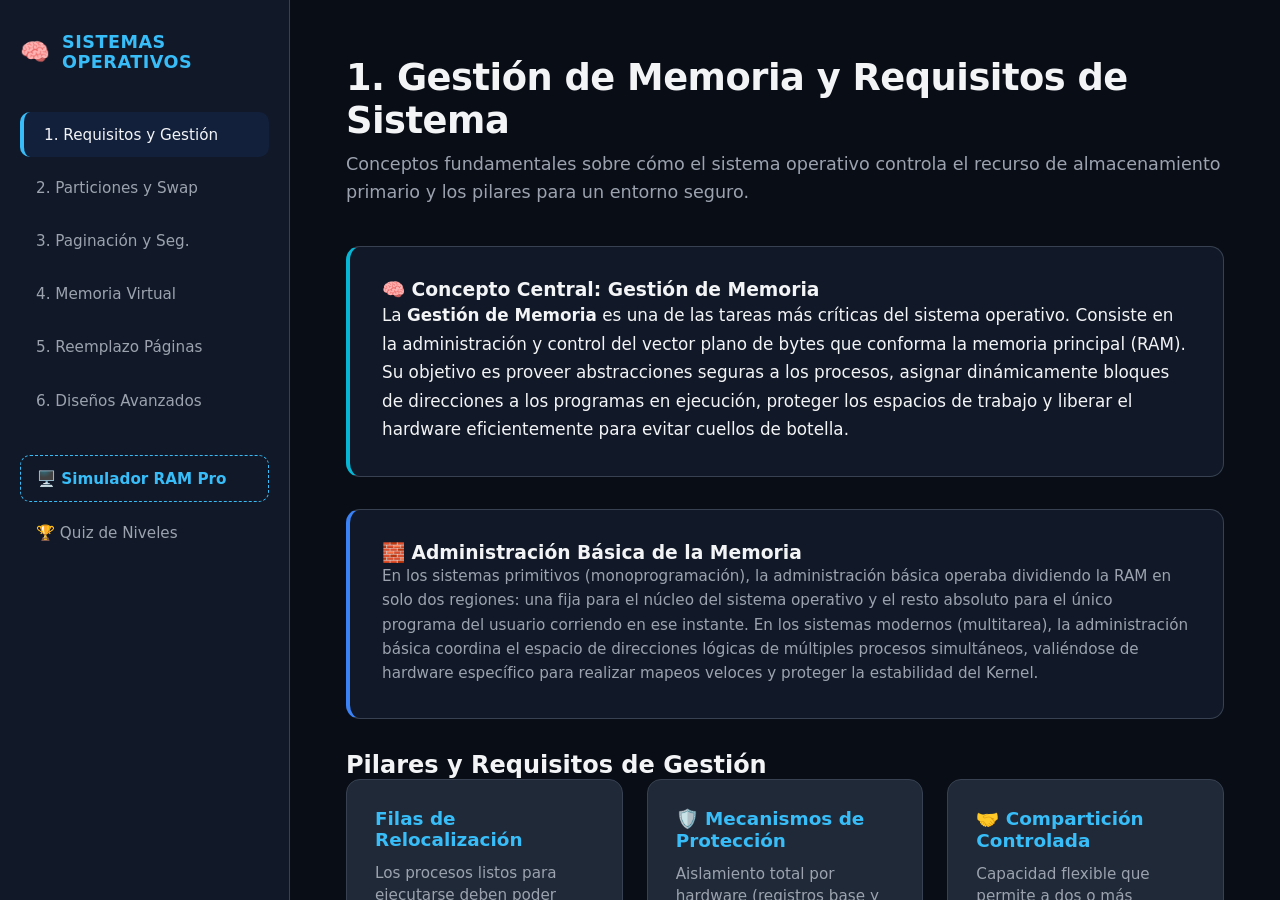
<file: index.html>
<!DOCTYPE html>
<html lang="es">
<head>
    <meta charset="UTF-8">
    <meta name="viewport" content="width=device-width, initial-scale=1.0">
    <title>Enciclopedia Visual y Simulador de Gestión de Memoria Interactivo</title>
    <link rel="stylesheet" href="styles.css">
    <link rel="icon" type="image/png" href="utic.png">
</head>
<body>
    <div id="toast-container"></div>
    <div class="container">
        <!-- Menú de Navegación Lateral Expandido -->
        <nav class="sidebar">
            <div class="sidebar-header">
                <div class="logo-icon">🧠</div>
                <h2>Sistemas Operativos</h2>
            </div>
            <ul>
                <li><a href="#requisitos" class="nav-link active">1. Requisitos y Gestión</a></li>
                <li><a href="#particionamiento" class="nav-link">2. Particiones y Swap</a></li>
                <li><a href="#pag-seg" class="nav-link">3. Paginación y Seg.</a></li>
                <li><a href="#memoria-virtual" class="nav-link">4. Memoria Virtual</a></li>
                <li><a href="#algoritmos-reemplazo" class="nav-link">5. Reemplazo Páginas</a></li>
                <li><a href="#disenos-avanzados" class="nav-link">6. Diseños Avanzados</a></li>
                <li><a href="#simulador" class="nav-link highlight">🖥️ Simulador RAM Pro</a></li>
                <li><a href="#quiz-pestaña" class="nav-link active-quiz">🏆 Quiz de Niveles</a></li>
            </ul>

        </nav>

        <!-- Contenido Principal Estructurado Académicamente -->
        <main class="content">
            
            <!-- SECCIÓN 1: GESTIÓN DE MEMORIA Y REQUISITOS -->
            <section id="requisitos" class="section active-section">
                <h1>1. Gestión de Memoria y Requisitos de Sistema</h1>
                <p class="subtitle">Conceptos fundamentales sobre cómo el sistema operativo controla el recurso de almacenamiento primario y los pilares para un entorno seguro.</p>
                
                <div class="info-block border-cyan" style="margin-bottom: 2rem; background-color: #111827;">
                    <h3>🧠 Concepto Central: Gestión de Memoria</h3>
                    <p style="font-size: 1.05rem; line-height: 1.7; color: var(--text-main);">
                        La <strong>Gestión de Memoria</strong> es una de las tareas más críticas del sistema operativo. Consiste en la administración y control del vector plano de bytes que conforma la memoria principal (RAM). Su objetivo es proveer abstracciones seguras a los procesos, asignar dinámicamente bloques de direcciones a los programas en ejecución, proteger los espacios de trabajo y liberar el hardware eficientemente para evitar cuellos de botella.
                    </p>
                </div>

                <div class="info-block border-blue" style="margin-bottom: 2rem; background-color: #111827;">
                    <h3>🧱 Administración Básica de la Memoria</h3>
                    <p style="font-size: 0.95rem; line-height: 1.6; color: var(--text-muted);">
                        En los sistemas primitivos (monoprogramación), la administración básica operaba dividiendo la RAM en solo dos regiones: una fija para el núcleo del sistema operativo y el resto absoluto para el único programa del usuario corriendo en ese instante. En los sistemas modernos (multitarea), la administración básica coordina el espacio de direcciones lógicas de múltiples procesos simultáneos, valiéndose de hardware específico para realizar mapeos veloces y proteger la estabilidad del Kernel.
                    </p>
                </div>

                <h2>Pilares y Requisitos de Gestión</h2>
                <div class="grid">
                    <div class="card">
                        <h3> Filas de Relocalización</h3>
                        <p>Los procesos listos para ejecutarse deben poder cargarse en cualquier espacio disponible de la RAM. El sistema debe traducir dinámicamente las direcciones de código en tiempo de ejecución de manera transparente para el usuario.</p>
                    </div>
                    <div class="card">
                        <h3>🛡️ Mecanismos de Protección</h3>
                        <p>Aislamiento total por hardware (registros base y límite). Impide estrictamente que un proceso de usuario acceda, lea o modifique marcos de memoria pertenecientes a otro programa o a los módulos reservados del núcleo.</p>
                    </div>
                    <div class="card">
                        <h3>🤝 Compartición Controlada</h3>
                        <p>Capacidad flexible que permite a dos o más procesos independientes compartir el acceso a una misma región física de la RAM (como bibliotecas dinámicas .DLL), optimizando el uso de espacio sin vulnerar la seguridad.</p>
                    </div>
                    <div class="card">
                        <h3>🧱 Organización Lógica</h3>
                        <p>El sistema operativo y la CPU visualizan la memoria como una colección de módulos independientes con distintos atributos (solo lectura, ejecución, datos) adaptándose a la estructura natural de los programas.</p>
                    </div>
                    <div class="card">
                        <h3>🔌 Organización Física</h3>
                        <p>Coordinación de bajo nivel para transferir de manera fluida y automatizada los bloques de datos entre la RAM de alta velocidad y el almacenamiento secundario persistente.</p>
                    </div>
                </div>
            </section>

            <!-- SECCIÓN 2: PARTICIONAMIENTO E INTERCAMBIO -->
            <section id="particionamiento" class="section">
                <h1>2. Particionamiento de la Memoria e Intercambio</h1>
                <p class="subtitle">Estrategias clásicas de división de la memoria para lograr la multiprogramación contigua.</p>
                
                <!-- Gráficos Visuales de Fragmentación -->
                <div class="visual-gallery">
                    <div class="graphic-box">
                        <h4>Fragmentación Interna (Particiones Fijas)</h4>
                        <div class="fragmentation-graphic fixed-map">
                            <div class="block-chunk occupied w-60">Proceso (12 MB)</div>
                            <div class="block-chunk wasted w-40">Desperdiciado (8 MB) <br><small>Frag. Interna</small></div>
                        </div>
                    </div>
                    <div class="graphic-box">
                        <h4>Fragmentación Externa (Particiones Dinámicas)</h4>
                        <div class="fragmentation-graphic dynamic-map">
                            <div class="block-chunk occupied w-40">Proceso Activo</div>
                            <div class="block-chunk gap-hole w-60">Hueco Libre Separado <br><small>Frag. Externa</small></div>
                        </div>
                    </div>
                </div>

                <div class="grid">
                    <div class="card">
                        <h3>🧱 Particionamiento Estático (Fijo)</h3>
                        <p>La RAM se divide en bloques fijos desde el arranque del sistema. Genera <strong>Fragmentación Interna</strong> cuando un proceso es más chico que el tamaño de la partición asignada, bloqueando el espacio residual.</p>
                    </div>
                    <div class="card">
                        <h3>⚡ Particionamiento Dinámico</h3>
                        <p>Las regiones se moldean con la medida exacta requerida por el proceso al cargarse. Con el tiempo, la entrada y salida de programas deja pequeños espacios vacíos dispersos, provocando <strong>Fragmentación Externa</strong>.</p>
                    </div>
                </div>

                <div class="info-block border-cyan" style="margin-top: 1.5rem;">
                    <h3>🔀 Mecanismo de Intercambio (Swapping)</h3>
                    <p style="font-size: 0.95rem; line-height: 1.6; color: var(--text-muted);">
                        El <strong>Intercambio (Swapping)</strong> consiste en una técnica de administración avanzada donde el sistema operativo expulsa temporalmente un proceso completo que está inactivo o bloqueado de la memoria RAM principal hacia un espacio reservado del disco secundario (zona de SWAP). Al hacer esto, libera un bloque contiguo gigante para dar paso a un programa prioritario, volviendo a traer el proceso original a la RAM cuando este deba continuar su ejecución.
                    </p>
                </div>
            </section>

                        <!-- SECCIÓN 3: PAGINACIÓN Y SEGMENTACIÓN INTERACTIVA -->
            <section id="pag-seg" class="section">
                <h1>3. Modelos No Contiguos: Paginación y Segmentación</h1>
                <p class="subtitle">Estrategias modernas que rompen la necesidad de alojar los programas en bloques físicos continuos. ¡Haz clic en las tarjetas de abajo para simular una traducción de hardware!</p>
                
                <div class="diagram-container">
                    <h4>Esquema de Flujo de Traducción de la MMU</h4>
                    <div class="mmu-graphic">
                        <div class="mmu-box cpu-node" id="interactive-cpu">🖥️ CPU <br> <small>Dirección Lógica</small></div>
                        <div class="mmu-arrow">➡️</div>
                        <div class="mmu-box mmu-node" id="interactive-mmu">🧠 MMU <br> <small>Tabla de Páginas</small></div>
                        <div class="mmu-arrow">➡️</div>
                        <div class="mmu-box ram-node" id="interactive-ram">💾 RAM Física <br> <small>Marcos Reales</small></div>
                    </div>
                </div>

                <div class="grid">
                    <div class="card" onclick="simulateMmuTranslation('Página lógica #4', 'Marco físico #29', 'success')" style="cursor: pointer; transition: transform 0.2s;">
                        <h3>📄 Paginación (Simular Mapeo)</h3>
                        <p>El espacio lógico del programa se rompe en bloques fijos llamados Páginas y la RAM real se divide en bloques idénticos llamados Marcos (Frames). La MMU distribuye las páginas en cualquier marco libre no consecutivo, eliminando la fragmentación externa. <strong>Haz clic aquí para ver cómo la MMU traduce una página a marco real.</strong></p>
                    </div>
                    <div class="card" onclick="simulateMmuTranslation('Segmento de Código [0x02]', 'Límite de RAM base [0x4F]', 'warning')" style="cursor: pointer; transition: transform 0.2s;">
                        <h3>📐 Segmentación (Simular Mapeo)</h3>
                        <p>Divide el programa basándose en su estructura y significado lógico (funciones, variables globales, código fuente). Cada Segmento mide exactamente lo que ocupa el módulo, sufriendo exclusivamente de fragmentación externa. <strong>Haz clic aquí para simular la carga y verificación de límites de un segmento lógico en la RAM.</strong></p>
                    </div>
                </div>

                <table style="margin-top: 2rem;">
                    <thead><tr><th>Característica</th><th>Paginación</th><th>Segmentación</th></tr></thead>
                    <tbody>
                        <tr><td><strong>Naturaleza de los Bloques</strong></td><td>División física automática de tamaño fijo invariable.</td><td>División lógica por el compilador de tamaño variable.</td></tr>
                        <tr><td><strong>Visibilidad del Programador</strong></td><td>Totalmente invisible y transparente.</td><td>Visible (se manejan tuplas de ID segmento y desplazamiento).</td></tr>
                        <tr><td><strong>Fragmentación Asociada</strong></td><td>Únicamente fragmentación interna en el último marco.</td><td>Únicamente fragmentación externa entre segmentos dispersos.</td></tr>
                    </tbody>
                </table>
            </section>

            <!-- SECCIÓN 4: MEMORIA VIRTUAL -->
            <section id="memoria-virtual" class="section">
                <h1>4. Sistemas Avanzados de Memoria Virtual</h1>
                <p class="subtitle">Abstracción que desasocia el espacio de direcciones lógico de la capacidad física del hardware real.</p>
                
                <div class="info-block border-cyan" style="margin-bottom: 2rem; background-color: #111827; display: flex; justify-content: space-between; align-items: center; gap: 1.5rem;">
                    <div>
                        <h3>💽 ¿Qué es la Memoria Virtual?</h3>
                        <p style="font-size: 1rem; line-height: 1.6; color: var(--text-main); margin-top: 0.5rem;">
                            La <strong>Memoria Virtual</strong> permite ejecutar programas cuyo tamaño supera la memoria RAM instalada mediante <strong>Paginación por Demanda</strong>. Las páginas se transfieren únicamente al usarse.
                        </p>
                    </div>
                    <button onclick="triggerInteractivePageFault()" class="btn-primary" style="background-color: #ea580c; color: #fff; white-space: nowrap;">💥 Inyectar Page Fault</button>
                </div>


                <!-- Contenedor animado para el Page Fault -->
                <div id="page-fault-visual-board" class="swap-graphic-container" style="transition: background-color 0.5s ease;">
                    <h4 id="page-fault-status-text">Demostración Interactiva de Intercambio</h4>
                    <div class="swap-flow">
                        <div class="storage-node node-ram" id="virtual-ram-node">📂 Memoria RAM Física</div>
                        <div class="swap-arrows">
                            <div class="arrow-up" id="arrow-page-in" style="transition: transform 0.3s;">Page-In (Carga) ⬆️</div>
                            <div class="arrow-down" id="arrow-page-out" style="transition: transform 0.3s;">⬇️ Page-Out (Desalojo)</div>
                        </div>
                        <div class="storage-node node-disk" id="virtual-disk-node">💽 Espacio SWAP / SSD</div>
                    </div>
                </div>

                <div class="alert-box">
                    <strong>🚨 Fenómeno de Hiperpaginación (Thrashing):</strong> Estado catastrófico del sistema que ocurre cuando la memoria RAM está tan saturada que el procesador pasa el 99% de su tiempo leyendo y escribiendo páginas en el disco duro.
                </div>

                <div class="grid">
                    <div class="card">
                        <h3>⚠️ Fallo de Página (Page Fault)</h3>
                        <p>Interrupción de hardware lanzada por la MMU cuando la CPU solicita una dirección virtual cuyo bit de presencia en la tabla está en cero. Detiene el proceso, busca la página en el almacenamiento masivo y la aloja en la RAM física.</p>
                    </div>
                    <div class="card">
                        <h3>⚙️ Modelo del Conjunto de Trabajo</h3>
                        <p>Estrategia matemática (Working Set Model) para mitigar el Thrashing. Monitorea activamente qué páginas necesita un proceso en una ventana de tiempo virtual Delta (Δ). Si los conjuntos sumados superan la RAM física, suspende procesos preventivamente.</p>
                    </div>
                </div>
            </section>

                        <!-- SECCIÓN 5: ALGORITMOS DE REEMPLAZO -->
            <section id="algoritmos-reemplazo" class="section">
                <h1>5. Algoritmos de Reemplazo de Páginas</h1>
                <p class="subtitle">Estrategias del Kernel para seleccionar qué página víctima expulsar al disco cuando la RAM física está al 100% de su capacidad.</p>
                
                <div class="grid">
                    <!-- Tarjeta 1: FIFO -->
                    <div class="card">
                        <h3>🕒 FIFO (First-In, First-Out)</h3>
                        <p>Desaloja la página que lleva más tiempo guardada en la RAM física, sin importar su frecuencia de uso. Sufre de la <strong>Anomalía de Belady</strong>: darle más marcos físicos al sistema puede provocar irónicamente un incremento en los fallos de página.</p>
                    </div>

                    <!-- Tarjeta 2: LRU -->
                    <div class="card">
                        <h3>🎯 LRU (Least Recently Used)</h3>
                        <p>Expulsa la página que ha permanecido sin ser accedida por el procesador durante el mayor período de tiempo. Se basa en el principio de localidad temporal, siendo altamente eficiente pero costoso de implementar en hardware puro.</p>
                    </div>

                    <!-- Tarjeta 3: Algoritmo del Reloj -->
                    <div class="card">
                        <h3>⏰ Algoritmo del Reloj (Segunda Oportunidad)</h3>
                        <p>Implementación circular de FIFO de bajo costo. Utiliza una aguja examinadora y un bit de referencia por marco. Si el bit está en 1, le da una segunda oportunidad poniéndolo en 0; si está en 0, desaloja esa página inmediatamente.</p>
                    </div>

                    <!-- Tarjeta 4: Algoritmo Óptimo con formato HTML corregido -->
                    <div class="card" style="border: 1px solid #34d399; background: linear-gradient(135deg, #111827 0%, #064e3b 100%);">
                        <h3>👑 Algoritmo Óptimo (OPT)</h3>
                        <p>Reemplaza la página que <strong>tardará más tiempo en volver a ser utilizada</strong> en el futuro. Consigue el número más bajo posible de fallos de página. Es <strong>inviable en la práctica</strong> (irrealizable) porque requiere conocer el futuro, pero sirve como el estándar perfecto para evaluar el rendimiento de los demás algoritmos.</p>
                    </div>

                </div>
            </section>


                       <!-- SECCIÓN 6: DISEÑOS AVANZADOS -->
            <section id="disenos-avanzados" class="section">
                <h1>6. Diseños Avanzados de los Sistemas de Paginación y Caché</h1>
                <p class="subtitle">Optimizaciones a gran escala para manejar gigabytes de datos sin sobrecargar las estructuras internas del procesador.</p>
                
                <div class="info-block border-blue" style="margin-bottom: 2rem;">
                    <h3>⚡ Arquitectura de Memoria Caché</h3>
                    <p style="font-size: 0.95rem; line-height: 1.6; color: var(--text-muted); margin-bottom: 1rem;">
                        Memoria estática ultrarrápida integrada en el encapsulado físico de la CPU para evitar la lentitud del bus de la RAM principal:
                    </p>
                    <div class="concept-box" style="background-color: #111827;">
                        • <strong>Caché L1 Interna:</strong> Dividida en instrucciones y datos, trabaja a la misma frecuencia de reloj del núcleo de procesamiento.<br>
                        • <strong>Caché L2 Dedicada:</strong> Bloque intermedio de almacenamiento con mayor capacidad pero ligera penalización de acceso.<br>
                        • <strong>Caché L3 Compartida:</strong> Almacén de gran tamaño en megabytes compartida dinámicamente entre todos los núcleos de la CPU.
                    </div>
                </div>

                <div class="grid">
                    <div class="card">
                        <h3>🌳 Tablas de Páginas Multinivel</h3>
                        <p>Estructura jerárquica en árbol (como las tablas de dos niveles). Evita mapear todo el espacio virtual de golpe, manteniendo cargadas en la RAM física exclusivamente las subtablas activas del proceso, ahorrando gigabytes de espacio en el Kernel.</p>
                    </div>
                    <div class="card">
                        <h3>🙃 Paginación Invertida</h3>
                        <p>En lugar de crear una tabla de páginas por cada proceso activo, el sistema operativo implementa una única tabla global para todo el sistema, con una entrada por cada marco físico real de la RAM, reduciendo el consumo de memoria del SO.</p>
                    </div>
                </div>

                <div class="info-block border-cyan" style="margin-top: 2rem; margin-bottom: 2rem;">
                    <h3>⚡ TLB (Translation Lookaside Buffer)</h3>
                    <p style="font-size: 0.95rem; line-height: 1.6; color: var(--text-muted);">
                        Una memoria caché asociativa de hardware de velocidad extrema integrada en la MMU. Almacena las traducciones de direcciones virtuales a físicas más recientes. Si ocurre un <strong>TLB Hit</strong>, la traducción es instantánea; si ocurre un <strong>TLB Miss</strong>, se debe buscar manualmente en la RAM, ralentizando el ciclo.
                    </p>
                </div>

            </section>

            <!-- SECCIÓN 7: SIMULADOR RAM INTERACTIVO -->
            <section id="simulador" class="section">
                <h1>Simulador Interactivo de Asignación Pro</h1>
                <p class="subtitle" style="margin-bottom: 2rem;">Experimenta cómo los diferentes algoritmos ubican los procesos y cómo la desfragmentación o compactación manual resuelve los problemas de espacio.</p>
                <div class="grid-3" style="margin-bottom: 2.5rem;">
                    <div class="card-mini" style="border-top: 3px solid var(--accent); background-color: #111827;">
                        <h4>🔍 First-Fit (Primer Ajuste)</h4>
                        <p style="margin-top: 0.5rem; font-size: 0.9rem; color: var(--text-muted); line-height: 1.5;">Recorre la memoria desde el inicio y aloja el proceso en el <strong>primer hueco libre</strong> que sea suficiente. Es el más veloz porque detiene la búsqueda de inmediato.</p>
                    </div>
                    <div class="card-mini" style="border-top: 3px solid var(--success); background-color: #111827;">
                        <h4>🎯 Best-Fit (Mejor Ajuste)</h4>
                        <p style="margin-top: 0.5rem; font-size: 0.9rem; color: var(--text-muted); line-height: 1.5;">Examina toda la lista de espacios y selecciona el <strong>hueco libre más pequeño</strong> capaz de albergar al proceso. Su meta es conservar bloques grandes.</p>
                    </div>
                    <div class="card-mini" style="border-top: 3px solid var(--warning); background-color: #111827;">
                        <h4>⚖️ Worst-Fit (Peor Ajuste)</h4>
                        <p style="margin-top: 0.5rem; font-size: 0.9rem; color: var(--text-muted); line-height: 1.5;">Recorre la memoria para encontrar y elegir el <strong>hueco libre más gigantesco</strong> disponible. Su filosofía es dejar un espacio restante útil.</p>
                    </div>
                </div>
                <div class="simulator-layout">
                    <!-- Panel de Controles -->
                    <div class="controls-panel">
                        <div class="input-group">
                            <label for="algo-select">Algoritmo de Ubicación</label>
                            <select id="algo-select">
                                <option value="first">First-Fit (Primer Ajuste)</option>
                                <option value="best">Best-Fit (Mejor Ajuste)</option>
                                <option value="worst">Worst-Fit (Peor Ajuste)</option>
                            </select>
                        </div>
                        <div class="input-row">
                            <div class="input-group">
                                <label for="proc-name">Nombre del Proceso</label>
                                <input type="text" id="proc-name" placeholder="Ej: P1" maxlength="4">
                            </div>
                            <div class="input-group">
                                <label for="proc-size">Tamaño (MB)</label>
                                <input type="number" id="proc-size" placeholder="10 - 300" min="10" max="300">
                            </div>
                        </div>
                        <!-- Bloque de acciones unificado -->
                        <div style="display: flex; flex-direction: column; gap: 0.75rem; margin-top: 0.5rem;">
                            <button onclick="addProcess()" class="btn-primary" style="width: 100%;">Asignar Proceso</button>
                            <div style="display: flex; gap: 1rem; width: 100%;">
                                <button onclick="compactMemory()" class="btn-secondary" style="flex: 1; min-width: 0; padding: 0.85rem 0.5rem;">⚙️ Compactar</button>
                                <button onclick="resetSimulator()" class="btn-secondary" style="flex: 1; min-width: 0; padding: 0.85rem 0.5rem; background-color: #dc2626; color: white;">🔄 Reiniciar</button>
                            </div>
                        </div>
                    </div>

                    <!-- Panel de Estadísticas Original a la Derecha -->
                    <div class="stats-panel">
                        <div class="stat-card">
                            <span class="stat-label">RAM Usada:</span>
                            <span id="stat-used" class="stat-val">0 MB</span>
                        </div>
                        <div class="stat-card">
                            <span class="stat-label">RAM Libre Total:</span>
                            <span id="stat-free" class="stat-val">500 MB</span>
                        </div>
                    </div>
                </div>
                <div class="ram-container">
                    <div class="ram-header"><h3>Mapa de Memoria Principal (RAM Física - 500 MB)</h3><span class="tooltip-info">💡 Haz clic sobre un bloque verde para liberarlo</span></div>
                    <div class="ram-bar" id="ram-bar"></div>
                </div>
                <div class="mmu-log-container" style="margin-top: 1.5rem;">
                    <h4>📋 Historial de Eventos de la MMU</h4>
                    <div id="mmu-log-board"><div class="log-entry system-node">🧠 Sistema operativo inicializado. Memoria RAM de 500MB lista.</div></div>
                </div>
            </section>

            <!-- SECCIÓN 8: DESAFÍO DE NIVELES -->
            <section id="quiz-pestaña" class="section">
                <h1>🏆 Desafío de Gestión de Memoria</h1>
                <p class="subtitle" style="margin-bottom: 2rem;">Pon a prueba tus conocimientos sobre sistemas operativos. Responde las preguntas y recibe feedback instantáneo.</p>
                <div class="quiz-container-box">
                    <div class="quiz-score-board">
                        <div>Progreso: <strong id="quiz-progress">1/12</strong></div>
                        <div>Puntuación: <strong id="quiz-score">0</strong></div>
                    </div>
                    <div id="quiz-card-content" style="margin-top: 1.5rem;"></div>
                </div>
            </section>
        </main>
    </div>
    <script src="script.js"></script>
</body>
</html>
</file>
<file: styles.css>
:root {
    --bg-dark: #090d16;
    --bg-sidebar: #111827;
    --accent: #38bdf8;
    --accent-hover: #0ea5e9;
    --text-main: #f3f4f6;
    --text-muted: #9ca3af;
    --card-bg: #1f2937;
    --success: #059669;
    --danger: #dc2626;
    --warning: #d97706;
    --border-color: #374151;
}

* { 
    box-sizing: border-box; 
    margin: 0; 
    padding: 0; 
    font-family: system-ui, -apple-system, BlinkMacSystemFont, sans-serif; 
}

body { 
    background-color: var(--bg-dark); 
    color: var(--text-main); 
    display: flex; 
    height: 100vh; 
    overflow: hidden; 
}

.container { 
    display: flex; 
    width: 100%; 
    height: 100%; 
}

/* ==========================================
   PANEL DE NAVEGACIÓN LATERAL (SIDEBAR)
   ========================================== */
.sidebar { 
    width: 290px; 
    background-color: var(--bg-sidebar); 
    padding: 2rem 1.25rem; 
    display: flex; 
    flex-direction: column; 
    border-right: 1px solid var(--border-color); 
}

.sidebar-header { 
    display: flex; 
    align-items: center; 
    gap: 0.75rem; 
    margin-bottom: 2.5rem; 
}

.logo-icon { font-size: 1.5rem; }
.sidebar h2 { font-size: 1.1rem; color: var(--accent); text-transform: uppercase; letter-spacing: 0.5px; }
.sidebar ul { list-style: none; }
.sidebar li { margin-bottom: 0.5rem; }

.sidebar a { 
    color: var(--text-muted); 
    text-decoration: none; 
    padding: 0.85rem 1rem; 
    display: block; 
    border-radius: 10px; 
    font-size: 0.95rem; 
    transition: all 0.25s ease; 
}

.sidebar a:hover, .sidebar a.active { 
    background-color: #2563eb1a; 
    border-left: 4px solid var(--accent); 
    color: var(--text-main); 
    padding-left: 1.25rem; 
}

.sidebar a.highlight { 
    border: 1px dashed var(--accent); 
    color: var(--accent); 
    margin-top: 2rem; 
    font-weight: bold; 
}

.sidebar a.highlight:hover { 
    background-color: rgba(56, 189, 248, 0.1); 
}

/* ==========================================
   ESTRUCTURA DE CONTENIDO Y TIPOGRAFÍA
   ========================================== */
.content { 
    flex: 1; 
    padding: 3.5rem; 
    overflow-y: auto; 
    scroll-behavior: smooth; 
}

.section { 
    display: none; 
    animation: slideUp 0.4s cubic-bezier(0.16, 1, 0.3, 1) forwards; 
}

.section.active-section { 
    display: block; 
}

h1 { font-size: 2.3rem; font-weight: 800; margin-bottom: 0.5rem; letter-spacing: -0.5px; }
.subtitle { color: var(--text-muted); font-size: 1.1rem; line-height: 1.6; margin-bottom: 2.5rem; }
.subheading { font-size: 1.5rem; margin: 2.5rem 0 1.25rem 0; color: var(--accent); font-weight: 700; }

/* ==========================================
   COMPONENTES VISUALES Y RECUADROS TEÓRICOS
   ========================================== */
.grid { display: grid; grid-template-columns: repeat(auto-fit, minmax(260px, 1fr)); gap: 1.5rem; margin-bottom: 1.5rem; }
.grid-3 { display: grid; grid-template-columns: repeat(3, 1fr); gap: 1.5rem; }

.card { 
    background-color: var(--card-bg); 
    padding: 1.75rem; 
    border-radius: 14px; 
    border: 1px solid var(--border-color); 
}
.card h3 { color: var(--accent); margin-bottom: 0.75rem; font-size: 1.15rem; }
.card p, .card-mini p { color: var(--text-muted); font-size: 0.95rem; line-height: 1.5; }

.card-mini { background-color: #111827; padding: 1.25rem; border-radius: 10px; border: 1px solid var(--border-color); }
.card-mini h4 { margin-bottom: 0.5rem; color: #fff; font-size: 1.05rem; }

.visual-gallery { display: grid; grid-template-columns: 1fr 1fr; gap: 1.5rem; margin-bottom: 2rem; }
.graphic-box { background-color: #0c1322; padding: 1.25rem; border-radius: 12px; border: 1px solid var(--border-color); }
.graphic-box h4 { font-size: 0.9rem; color: var(--text-muted); margin-bottom: 1rem; text-transform: uppercase; }

.fragmentation-graphic { width: 100%; height: 55px; border-radius: 8px; display: flex; overflow: hidden; font-size: 0.8rem; font-weight: bold; text-align: center; }
.block-chunk { display: flex; flex-direction: column; justify-content: center; align-items: center; height: 100%; color: #fff; padding: 4px; }
.occupied { background: linear-gradient(135deg, #1e40af 0%, #3b82f6 100%); }
.wasted { background: linear-gradient(135deg, #991b1b 0%, #ef4444 100%); }
.gap-hole { background-color: #374151; color: var(--text-muted); border: 1px dashed #4b5563; }
.w-40 { width: 40%; } .w-60 { width: 60%; }

/* ==========================================
   DIAGRAMAS DE HARDWARE (MMU Y SWAP)
   ========================================== */
.diagram-container { background-color: #0c1322; padding: 1.75rem; border-radius: 12px; border: 1px solid var(--border-color); margin-bottom: 2rem; }
.mmu-graphic { display: flex; align-items: center; justify-content: space-around; width: 100%; }
.mmu-box { padding: 1rem 1.5rem; border-radius: 8px; font-weight: bold; font-size: 0.95rem; text-align: center; }
.cpu-node { background-color: #1e2937; border: 2px solid #6b7280; }
.mmu-node { background-color: #7c2d12; border: 2px solid #ea580c; color: #ffedd5; }
.ram-node { background-color: #064e3b; border: 2px solid #10b981; }
.mmu-arrow { font-size: 1.2rem; color: var(--accent); }

.swap-graphic-container { background-color: #0c1322; padding: 2rem; border-radius: 12px; border: 1px solid var(--border-color); margin-bottom: 2rem; }
.swap-flow { display: flex; align-items: center; justify-content: center; gap: 3rem; }
.storage-node { padding: 1.5rem; border-radius: 10px; text-align: center; font-weight: bold; min-width: 200px; }
.node-ram { background-color: #065f46; border: 1px solid #10b981; }
.node-disk { background-color: #111827; border: 1px dashed #4b5563; color: var(--text-muted); }
.swap-arrows { display: flex; flex-direction: column; gap: 0.75rem; font-size: 0.8rem; font-weight: bold; }
.arrow-up { color: #10b981; } .arrow-down { color: #ef4444; }

.split { display: grid; grid-template-columns: 1fr 1fr; gap: 2rem; }
.info-block { background-color: var(--card-bg); padding: 2rem; border-radius: 14px; border: 1px solid var(--border-color); }
.border-cyan { border-left: 4px solid #06b6d4; } .border-blue { border-left: 4px solid #3b82f6; }
.concept-box { background-color: rgba(0,0,0,0.2); padding: 1rem; border-radius: 8px; font-size: 0.9rem; line-height: 1.5; }

table { width: 100%; border-collapse: collapse; background-color: var(--card-bg); border-radius: 12px; overflow: hidden; border: 1px solid var(--border-color); }
th, td { padding: 1.25rem; text-align: left; border-bottom: 1px solid var(--border-color); }
th { background-color: #111827; color: var(--accent); }
.alert-box { background-color: rgba(220, 38, 38, 0.08); border-left: 4px solid var(--danger); padding: 1.25rem; border-radius: 8px; margin-bottom: 2rem; }

/* ==========================================
   INTERFAZ DEL SIMULADOR RAM PRO
   ========================================== */
.simulator-layout { display: grid; grid-template-columns: 2fr 1fr; gap: 1.5rem; margin-bottom: 2rem; }
.controls-panel { background-color: var(--card-bg); padding: 1.75rem; border-radius: 14px; border: 1px solid var(--border-color); }
.input-row { display: flex; gap: 1rem; margin-bottom: 1.25rem; }
.input-group { display: flex; flex-direction: column; flex: 1; margin-bottom: 1.25rem; }
.input-group label { font-size: 0.85rem; color: var(--text-muted); margin-bottom: 0.5rem; font-weight: 600; }
select, input { padding: 0.85rem 1rem; border-radius: 8px; border: 1px solid var(--border-color); background-color: #111827; color: var(--text-main); font-size: 1rem; outline: none; }
.action-buttons { display: flex; gap: 1rem; }
button { padding: 0.85rem 1.5rem; border-radius: 8px; border: none; font-size: 0.95rem; font-weight: 700; cursor: pointer; transition: all 0.2s ease; }
.btn-primary { background-color: var(--accent); color: #000; } .btn-secondary { background-color: #4b5563; color: white; }
.stats-panel { display: flex; flex-direction: column; gap: 1rem; }
.stat-card { background-color: var(--card-bg); padding: 1.5rem; border-radius: 14px; border: 1px solid var(--border-color); }
.stat-val { font-size: 1.75rem; font-weight: 800; color: var(--accent); display: block; }

/* BARRA DE LA MEMORIA RAM */
.ram-container { background-color: var(--card-bg); padding: 2rem; border-radius: 14px; border: 1px solid var(--border-color); }
.ram-header { display: flex; justify-content: space-between; align-items: center; margin-bottom: 1rem; }
.ram-bar { width: 100%; height: 90px; background-color: #111827; border-radius: 10px; display: flex; overflow: hidden; border: 2px solid var(--border-color); }
.ram-block { height: 100%; display: flex; flex-direction: column; justify-content: center; align-items: center; font-size: 0.85rem; font-weight: 700; transition: all 0.4s ease; }
.ram-block.used { background: linear-gradient(135deg, #059669 0%, #10b981 100%); cursor: pointer; }
.ram-block.free { background-color: #1f2937; color: #4b5563; border-right: 1px dashed #374151; }

/* BITÁCORA DE EVENTOS DE LA MMU */
.mmu-log-container { background-color: #0c1322; padding: 1.25rem; border-radius: 12px; border: 1px solid var(--border-color); }
#mmu-log-board { max-height: 120px; overflow-y: auto; display: flex; flex-direction: column; gap: 6px; font-family: monospace; font-size: 0.85rem; }
.log-entry { padding: 4px 8px; border-radius: 4px; }
.log-entry.system-node { color: var(--accent); border-left: 2px solid var(--accent); }
.log-entry.success-node { color: #34d399; border-left: 2px solid var(--success); }
.log-entry.error-node { color: #f87171; border-left: 2px solid var(--danger); }

/* ==========================================
   SISTEMA DEL QUIZ INTERACTIVO POR NIVELES
   ========================================== */
.quiz-container-box { background-color: var(--card-bg); border: 1px solid var(--border-color); padding: 2rem; border-radius: 14px; }
.quiz-score-board { display: flex; justify-content: space-between; padding-bottom: 1rem; border-bottom: 1px solid var(--border-color); margin-bottom: 1.5rem; }
.quiz-question-text { font-size: 1.25rem; font-weight: 700; margin-bottom: 1.5rem; color: #fff; }
.quiz-options-list { display: flex; flex-direction: column; gap: 0.75rem; }
.quiz-opt-btn { text-align: left; padding: 1rem 1.25rem; background-color: #111827; border: 1px solid var(--border-color); color: var(--text-main); border-radius: 8px; }
.quiz-opt-btn:hover { border-color: var(--accent); transform: translateX(4px); }
.correct-choice { background-color: rgba(5, 150, 105, 0.2) !important; border-color: var(--success) !important; color: #a7f3d0; }
.wrong-choice { background-color: rgba(220, 38, 38, 0.2) !important; border-color: var(--danger) !important; color: #fca5a5; }
.quiz-feedback-panel { padding: 1.25rem; border-radius: 8px; margin-top: 1rem; }
.correct-style { background-color: rgba(5, 150, 105, 0.1); border: 1px solid rgba(5, 150, 105, 0.3); color: #34d399; }
.wrong-style { background-color: rgba(220, 38, 38, 0.1); border: 1px solid rgba(220, 38, 38, 0.3); color: #f87171; }
.quiz-next-btn { background-color: var(--accent); color: #000; font-weight: bold; padding: 0.5rem 1.5rem; border-radius: 6px; float: right; margin-top: 0.5rem; }
.badge-display { font-size: 3.5rem; margin: 1rem 0; animation: pulse 1.5s infinite; }

/* ==========================================
   NOTIFICACIONES TOAST (ALERTAS EN PC)
   ========================================== */
#toast-container { position: fixed; top: 24px; right: 24px; display: flex; flex-direction: column; gap: 12px; z-index: 9999; }
.toast-notification { background-color: var(--card-bg); border: 1px solid var(--border-color); color: var(--text-main); padding: 1rem 1.5rem; border-radius: 10px; width: 360px; display: block; white-space: pre-line; box-shadow: 0 10px 25px rgba(0,0,0,0.5); }
.toast-error { border-left: 5px solid var(--danger); }
.toast-success { border-left: 5px solid var(--success); }

@keyframes toastIn { from { opacity: 0; transform: translateY(-20px); } to { opacity: 1; transform: translateY(0); } }
@keyframes slideUp { from { opacity: 0; transform: translateY(16px); } to { opacity: 1; transform: translateY(0); } }
@keyframes popIn { from { transform: scaleX(0.95); opacity: 0.5; } to { transform: scaleX(1); opacity: 1; } }
@keyframes pulse { 0%, 100% { transform: scale(1); } 50% { transform: scale(1.1); } }

/* ==========================================
   ADAPTACIÓN RESPONSIVE DISPOSITIVOS MÓVILES
   ========================================== */
@media (max-width: 768px) {
    body { flex-direction: column; overflow-y: auto; height: auto; }
    .container { flex-direction: column; height: auto; }
    .sidebar { width: 100%; border-right: none; border-bottom: 1px solid var(--border-color); padding: 1.25rem; }
    .sidebar-header { margin-bottom: 1rem; justify-content: center; }
    .sidebar ul { display: flex; gap: 0.5rem; overflow-x: auto; padding-bottom: 0.5rem; }
    .sidebar li { margin-bottom: 0; white-space: nowrap; }
    .sidebar a { padding: 0.6rem 0.85rem; font-size: 0.85rem; }
    .sidebar a.highlight { margin-top: 0; }
    .content { padding: 1.5rem; overflow-y: visible; }
    h1 { font-size: 1.8rem; }
    .split, .visual-gallery, .simulator-layout { grid-template-columns: 1fr !important; gap: 1.25rem; }
    .grid-3 { grid-template-columns: 1fr; }
    .mmu-graphic { flex-direction: column; gap: 0.75rem; }
    .mmu-arrow { transform: rotate(90deg); }
    .swap-flow { flex-direction: column; gap: 1rem; }
    table { display: block; overflow-x: auto; white-space: nowrap; }
    .action-buttons { flex-direction: column; }
    button, select, input, .quiz-opt-btn { padding: 1rem; font-size: 1rem; }
    .ram-bar { height: 70px; }
    #toast-container { top: 12px; right: 12px; left: 12px; width: auto; }
    .toast-notification { width: 100%; }
}
</file>
